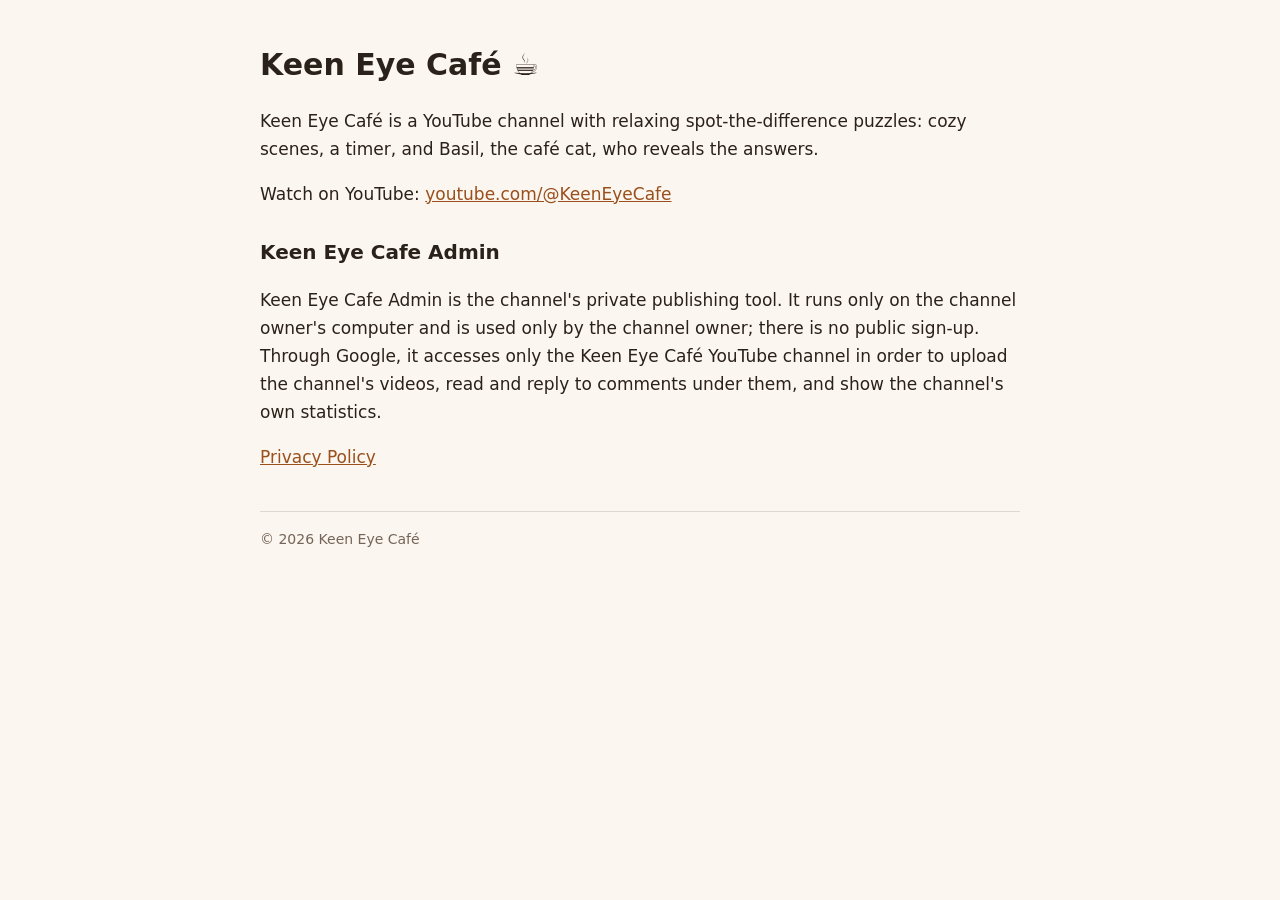
<file: index.html>
<!doctype html>
<html lang="en">
<head>
<meta charset="utf-8"><meta name="viewport" content="width=device-width, initial-scale=1">
<title>Keen Eye Café</title>
<meta name="description" content="Keen Eye Café — relaxing spot-the-difference puzzles on YouTube.">
<link rel="stylesheet" href="style.css">
</head>
<body><main>
<h1>Keen Eye Café ☕</h1>
<p>Keen Eye Café is a YouTube channel with relaxing spot-the-difference puzzles: cozy scenes, a timer, and Basil, the café cat, who reveals the answers.</p>
<p>Watch on YouTube: <a href="https://www.youtube.com/@KeenEyeCafe">youtube.com/@KeenEyeCafe</a></p>
<h2>Keen Eye Cafe Admin</h2>
<p>Keen Eye Cafe Admin is the channel's private publishing tool. It runs only on the channel owner's computer and is used only by the channel owner; there is no public sign-up. Through Google, it accesses only the Keen Eye Café YouTube channel in order to upload the channel's videos, read and reply to comments under them, and show the channel's own statistics.</p>
<p><a href="privacy.html">Privacy Policy</a></p>
<footer>© 2026 Keen Eye Café</footer>
</main></body>
</html>
</file>
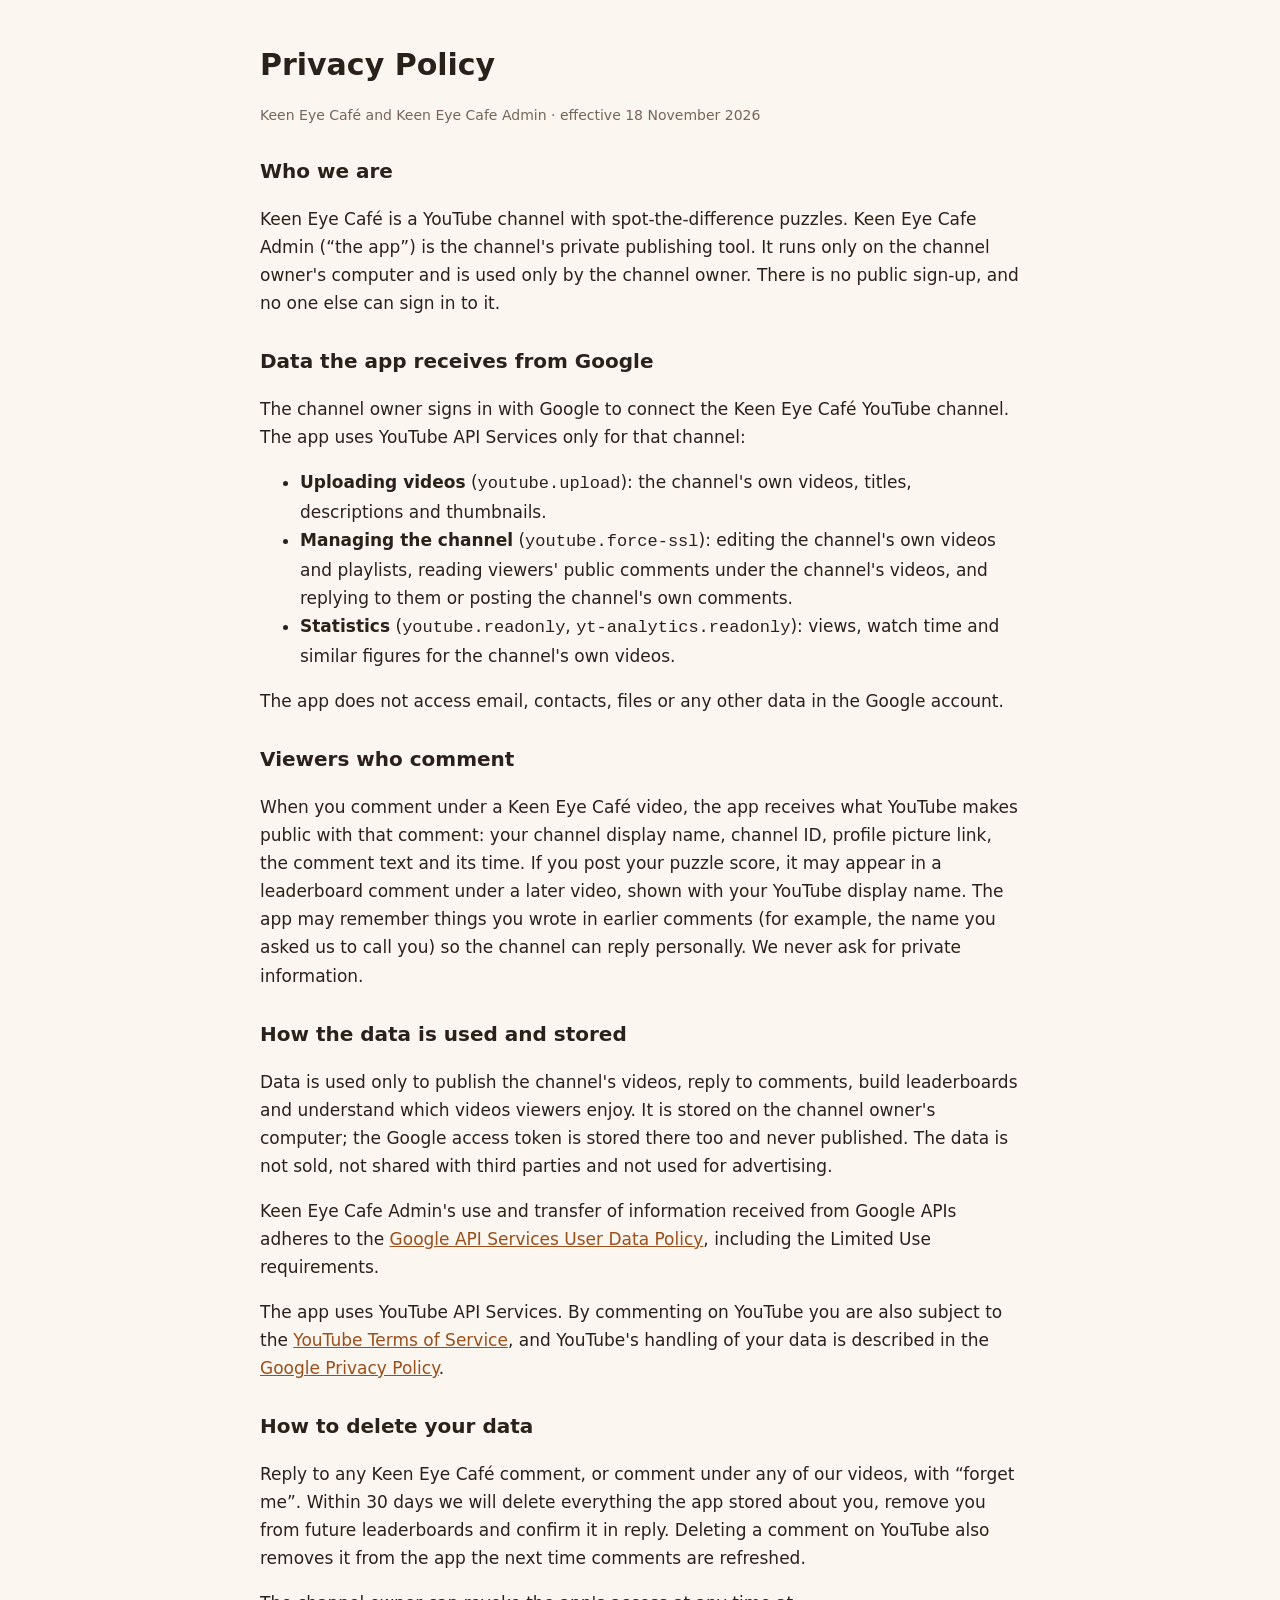
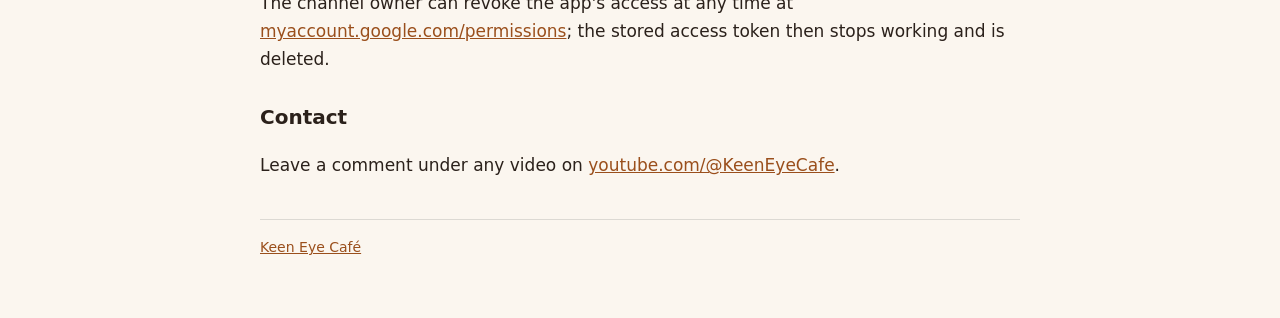
<file: privacy.html>
<!doctype html>
<html lang="en">
<head>
<meta charset="utf-8"><meta name="viewport" content="width=device-width, initial-scale=1">
<title>Privacy Policy · Keen Eye Café</title>
<link rel="stylesheet" href="style.css">
</head>
<body><main>
<h1>Privacy Policy</h1>
<p class="muted">Keen Eye Café and Keen Eye Cafe Admin · effective 18 November 2026</p>

<h2>Who we are</h2>
<p>Keen Eye Café is a YouTube channel with spot-the-difference puzzles. Keen Eye Cafe Admin (“the app”) is the channel's private publishing tool. It runs only on the channel owner's computer and is used only by the channel owner. There is no public sign-up, and no one else can sign in to it.</p>

<h2>Data the app receives from Google</h2>
<p>The channel owner signs in with Google to connect the Keen Eye Café YouTube channel. The app uses YouTube API Services only for that channel:</p>
<ul>
<li><b>Uploading videos</b> (<code>youtube.upload</code>): the channel's own videos, titles, descriptions and thumbnails.</li>
<li><b>Managing the channel</b> (<code>youtube.force-ssl</code>): editing the channel's own videos and playlists, reading viewers' public comments under the channel's videos, and replying to them or posting the channel's own comments.</li>
<li><b>Statistics</b> (<code>youtube.readonly</code>, <code>yt-analytics.readonly</code>): views, watch time and similar figures for the channel's own videos.</li>
</ul>
<p>The app does not access email, contacts, files or any other data in the Google account.</p>

<h2>Viewers who comment</h2>
<p>When you comment under a Keen Eye Café video, the app receives what YouTube makes public with that comment: your channel display name, channel ID, profile picture link, the comment text and its time. If you post your puzzle score, it may appear in a leaderboard comment under a later video, shown with your YouTube display name. The app may remember things you wrote in earlier comments (for example, the name you asked us to call you) so the channel can reply personally. We never ask for private information.</p>

<h2>How the data is used and stored</h2>
<p>Data is used only to publish the channel's videos, reply to comments, build leaderboards and understand which videos viewers enjoy. It is stored on the channel owner's computer; the Google access token is stored there too and never published. The data is not sold, not shared with third parties and not used for advertising.</p>
<p>Keen Eye Cafe Admin's use and transfer of information received from Google APIs adheres to the <a href="https://developers.google.com/terms/api-services-user-data-policy">Google API Services User Data Policy</a>, including the Limited Use requirements.</p>
<p>The app uses YouTube API Services. By commenting on YouTube you are also subject to the <a href="https://www.youtube.com/t/terms">YouTube Terms of Service</a>, and YouTube's handling of your data is described in the <a href="https://policies.google.com/privacy">Google Privacy Policy</a>.</p>

<h2 id="data-deletion">How to delete your data</h2>
<p>Reply to any Keen Eye Café comment, or comment under any of our videos, with “forget me”. Within 30 days we will delete everything the app stored about you, remove you from future leaderboards and confirm it in reply. Deleting a comment on YouTube also removes it from the app the next time comments are refreshed.</p>
<p>The channel owner can revoke the app's access at any time at <a href="https://myaccount.google.com/permissions">myaccount.google.com/permissions</a>; the stored access token then stops working and is deleted.</p>

<h2>Contact</h2>
<p>Leave a comment under any video on <a href="https://www.youtube.com/@KeenEyeCafe">youtube.com/@KeenEyeCafe</a>.</p>
<footer><a href="index.html">Keen Eye Café</a></footer>
</main></body>
</html>
</file>
<file: style.css>
:root { color-scheme: light dark; --bg: #fbf6ef; --text: #2b211b; --muted: #75655a; --accent: #9a4f1c; }
@media (prefers-color-scheme: dark) { :root { --bg: #1b1612; --text: #efe6dc; --muted: #b3a294; --accent: #e7a36a; } }
body { margin: 0; background: var(--bg); color: var(--text); font: 17px/1.65 system-ui, -apple-system, "Segoe UI", Roboto, sans-serif; }
main { max-width: 760px; margin: 0 auto; padding: 40px 16px 64px; }
h1 { font-size: 30px; margin: 0 0 8px; } h2 { font-size: 20px; margin: 28px 0 8px; }
.muted { color: var(--muted); font-size: 14px; } a { color: var(--accent); }
footer { margin-top: 40px; padding-top: 16px; border-top: 1px solid rgba(127,127,127,.25); font-size: 14px; color: var(--muted); }
</file>
